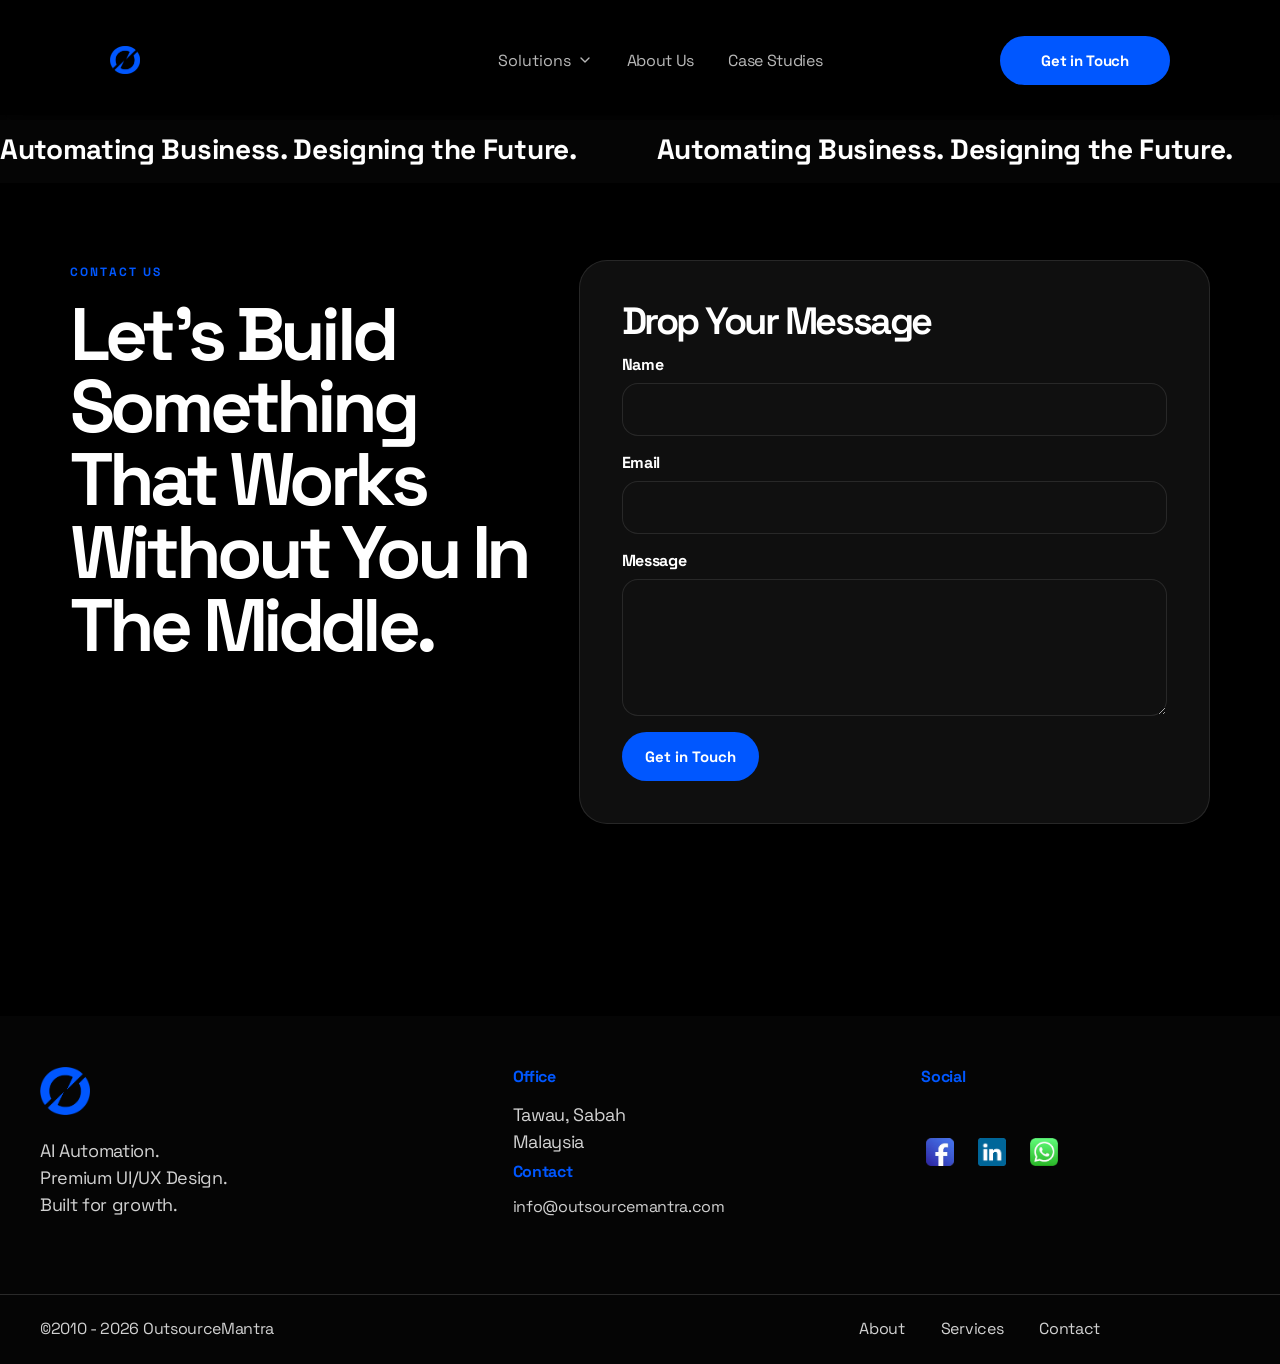
<file: contact.html>
<!doctype html>
<html lang="en">

<head>
  <meta charset="utf-8" />
  <meta name="viewport" content="width=device-width, initial-scale=1" />
  <title>Contact | Outsource Mantra</title>
  <meta name="description" content="Contact Outsource Mantra for AI automation and premium UI/UX design projects." />
  <link rel="preconnect" href="https://fonts.googleapis.com" />
  <link rel="preconnect" href="https://fonts.gstatic.com" crossorigin />
  <link href="https://fonts.googleapis.com/css2?family=Inter:wght@300;400;500;600;700;800&display=swap"

    rel="stylesheet" />
    <link
  href="https://fonts.googleapis.com/css2?family=Space+Grotesk:wght@300;400;500;600;700&display=swap"
  rel="stylesheet">
  <link rel="stylesheet" href="assets/style1-blue1.css" />
</head>

<body>
  <div class="gradient-blur" aria-hidden="true">
    <div></div>
    <div></div>
    <div></div>
    <div></div>
    <div></div>
    <div></div>
  </div>
  <header class="site-header" data-header>
    <a class="brand" href="index.html" aria-label="Outsource Mantra home"><img class="logo" src="assets/logo-blue.png"
        alt="Outsource Mantra logo"></a>
    <button class="nav-toggle" type="button" aria-expanded="false"
      aria-controls="site-nav"><span></span><span></span><span></span></button>
    <nav class="site-nav" id="site-nav" aria-label="Primary navigation">
      <div class="nav-group">
        <button class="nav-drop" type="button" aria-expanded="false">Solutions <svg class="nav-chevron" width="16"
            height="16" viewBox="0 0 24 24" fill="none">
            <path d="M6 9L12 15L18 9" stroke="currentColor" stroke-width="2" stroke-linecap="round"
              stroke-linejoin="round" />
          </svg></button>
        <div class="dropdown">
          <a href="services.html#ai">AI Automation</a>
          <a href="services.html#ux">Premium UI/UX Design</a>
          <a href="services.html#build">Build & Integrate</a>
        </div>
      </div>
      <a href="about.html">About Us</a>
      <a href="work.html">Case Studies</a>
    </nav>
    <a class="btn btn-primary nav-cta" href="contact.html">Get in Touch</a>
  </header>

  <main>
    
    <section class="contact-section">
      <div class="ticker">
        <div>  <span>Automating Business. Designing the Future.</span>
    <span>Automating Business. Designing the Future.</span>
    <span>Automating Business. Designing the Future.</span>
    <span>Automating Business. Designing the Future.</span>

    <!-- duplicate -->
    <span>Automating Business. Designing the Future.</span>
    <span>Automating Business. Designing the Future.</span>
    <span>Automating Business. Designing the Future.</span>
    <span>Automating Business. Designing the Future.</span></div>
      </div>
      <div class="section-shell contact-grid animate-on-scroll">
        <div>
          <p class=" eyebrow dark">Contact Us</p>
          <h2>Let's Build Something That Works Without You In The Middle.</h2>
          <!-- <p>Office: 2 Blok I Jln Sabindo 3 Bandar Sabindo 91000 Tawau, Tawau Sabah 91000, Malaysia</p>
          <p>Email: <a href="mailto:info@outsourcemantra.com">info@outsourcemantra.com</a></p> -->
        </div>
        <form class="contact-form" action="mailto:info@outsourcemantra.com" method="post" enctype="text/plain">
          <h3>Drop Your Message</h3><label>Name <input name="name" autocomplete="name" required /></label><label>Email
            <input type="email" name="email" autocomplete="email" required /></label><label>Message <textarea
              name="message" rows="5" required></textarea></label><button class="btn btn-primary" type="submit">Get in Touch</button>
        </form>
      </div>
    </section>
  </main>
 <!-- <div class="logo-marquee" style="background-color: #0057FF; color:#ffffff;">
  <div class="logo-track">
    <div class="logo-group">
      <span>Automating Business. Designing the Future.</span><span>Automating Business. Designing the
            Future.</span><span>Automating Business. Designing the Future.</span></div>
    

    <div class="logo-group" aria-hidden="true">
      <span>Automating Business. Designing the Future.</span><span>Automating Business. Designing the
            Future.</span><span>Automating Business. Designing the Future.</span>
    </div>

    <div class="logo-group" aria-hidden="true">
     <span>Automating Business. Designing the Future.</span><span>Automating Business. Designing the
            Future.</span><span>Automating Business. Designing the Future.</span>
    </div>
  </div>
</div> -->
 <footer class="footer">
  <div class="footer-top">

    <div class="footer-brand">
      <img src="assets/logo-blue.png" alt="Outsource Mantra">
<br>
      <p>
        AI Automation.<br>
        Premium UI/UX Design.<br>
        Built for growth.
      </p>
    </div>

    <div class="footer-info">
      <h4>Office</h4>
      <p>
        Tawau, Sabah<br>
        Malaysia
      </p>
      <h4>Contact</h4>
      <a href="mailto:info@outsourcemantra.com">
        info@outsourcemantra.com
      </a>
    </div>

    <div class="footer-info social">
  <h4>Social</h4>

  <div class="footer-socials">

    <a href="https://www.facebook.com/outsourcemantra"
       target="_blank">
      <img src="assets/fb.png" alt="Facebook">
    </a>

    <a href="https://www.linkedin.com/company/outsourcemantra"
       target="_blank">
      <img src="assets/ln.png" alt="LinkedIn">
    </a>

    <a href="https://wa.me/1234567890"
       target="_blank">
      <img src="assets/wtsp.png" alt="WhatsApp">
    </a>

  </div>
</div>

  </div>

  <div class="footer-bottom">
    <span>©2010 - 2026 OutsourceMantra</span>

    <div class="footer-links">
      <a href="about.html">About</a>
      <a href="services.html">Services</a>
      <a href="contact.html">Contact</a>
    </div>
  </div>
</footer>
  <script src="assets/app.js" defer></script>
</body>

</html>
</file>
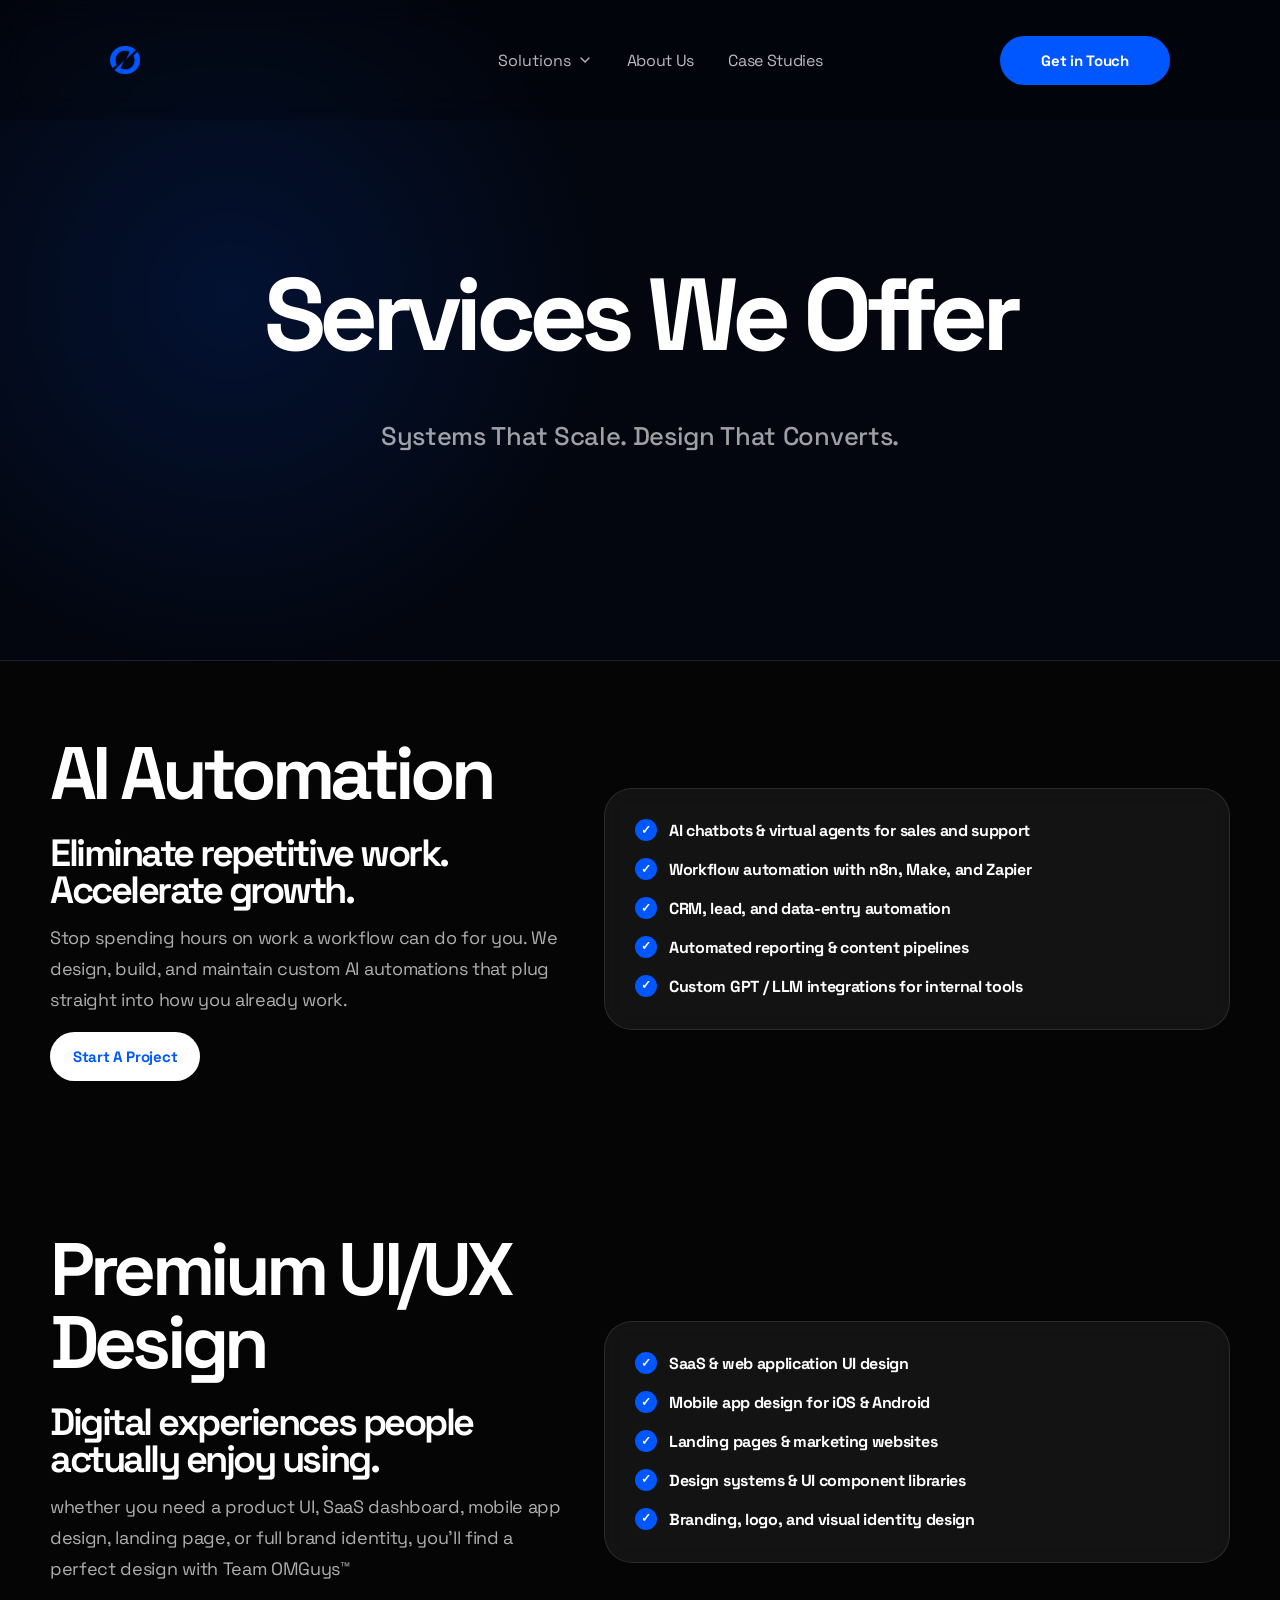
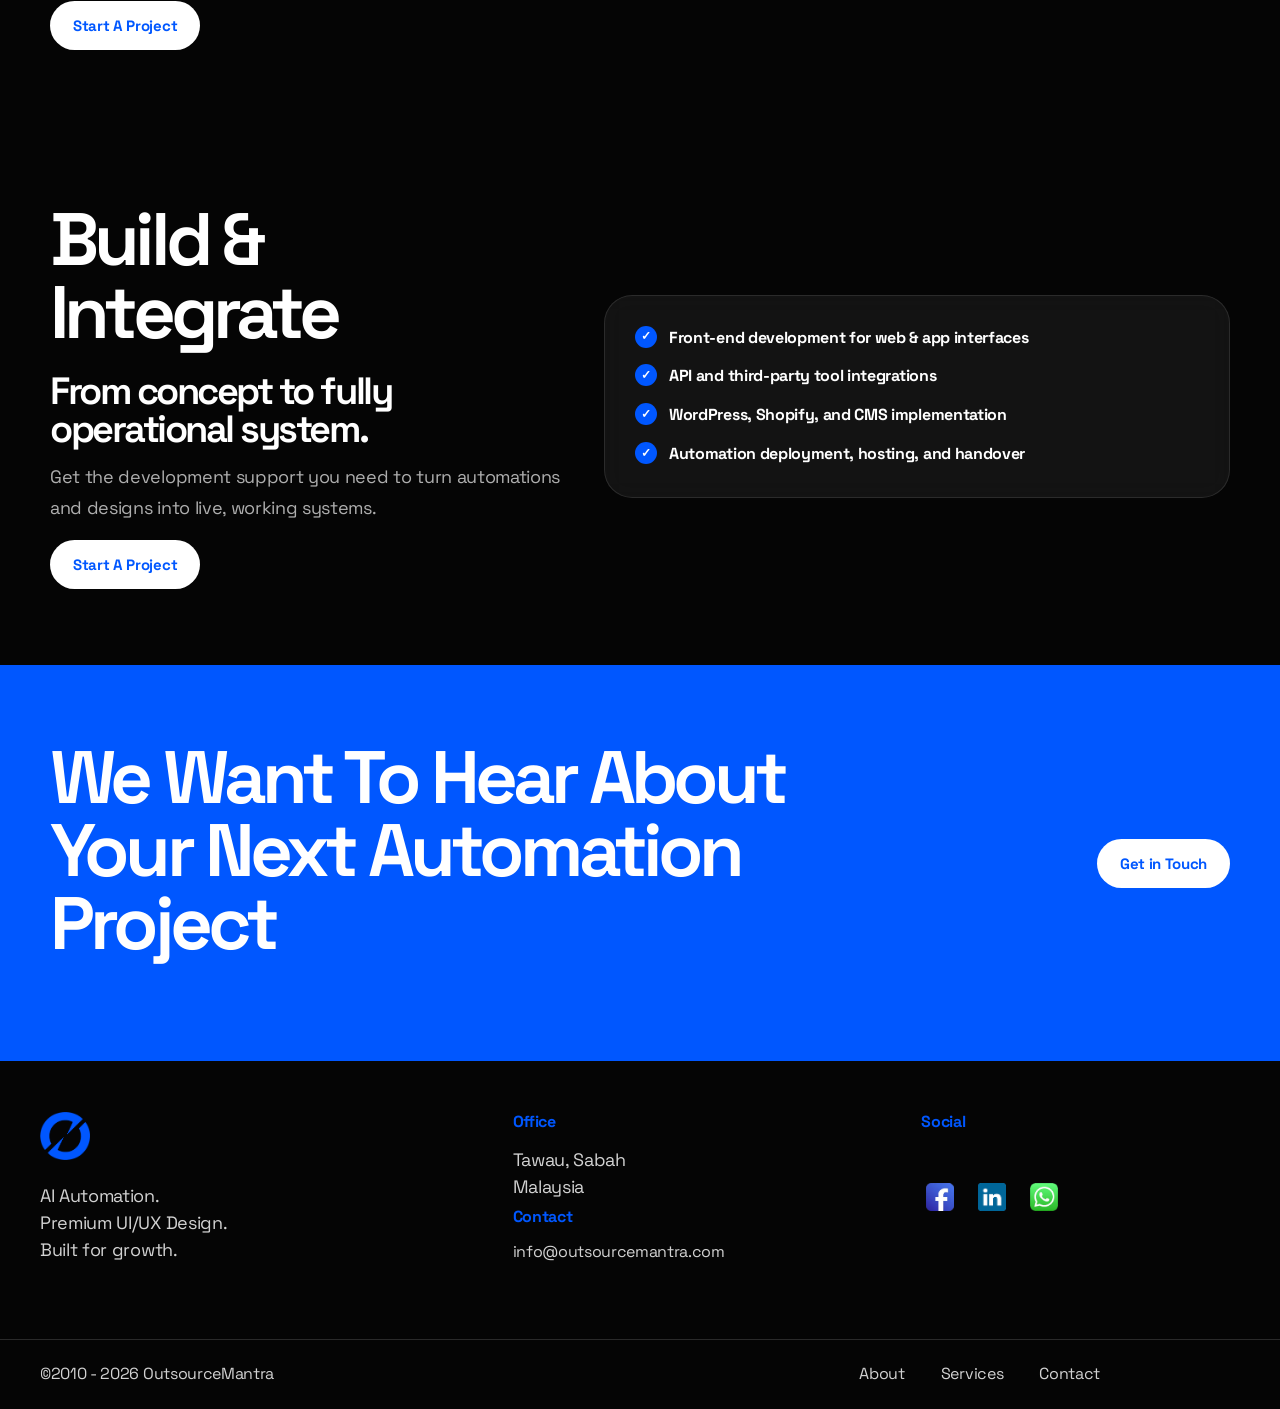
<file: services.html>
<!doctype html>
<html lang="en">

<head>
  <meta charset="utf-8" />
  <meta name="viewport" content="width=device-width, initial-scale=1" />
  <title>Services | Outsource Mantra</title>
  <meta name="description"
    content="AI automation, premium UI/UX design, and build integration services from Outsource Mantra." />
  <link rel="preconnect" href="https://fonts.googleapis.com" />
  <link rel="preconnect" href="https://fonts.gstatic.com" crossorigin />
  <link href="https://fonts.googleapis.com/css2?family=Inter:wght@300;400;500;600;700;800&display=swap"
    rel="stylesheet" />
    <link
  href="https://fonts.googleapis.com/css2?family=Space+Grotesk:wght@300;400;500;600;700&display=swap"
  rel="stylesheet">
  <link rel="stylesheet" href="assets/style1-blue1.css" />
</head>

<body>
  <div class="gradient-blur" aria-hidden="true">
    <div></div>
    <div></div>
    <div></div>
    <div></div>
    <div></div>
    <div></div>
  </div>
  <header class="site-header" data-header>
    <a class="brand" href="index.html" aria-label="Outsource Mantra home"><img class="logo" src="assets/logo-blue.png"
        alt="Outsource Mantra logo"></a>
    <button class="nav-toggle" type="button" aria-expanded="false"
      aria-controls="site-nav"><span></span><span></span><span></span></button>
    <nav class="site-nav" id="site-nav" aria-label="Primary navigation">
      <div class="nav-group">
        <button class="nav-drop" type="button" aria-expanded="false">Solutions <svg class="nav-chevron" width="16"
            height="16" viewBox="0 0 24 24" fill="none">
            <path d="M6 9L12 15L18 9" stroke="currentColor" stroke-width="2" stroke-linecap="round"
              stroke-linejoin="round" />
          </svg></button>
        <div class="dropdown">
          <a href="services.html#ai">AI Automation</a>
          <a href="services.html#ux">Premium UI/UX Design</a>
          <a href="services.html#build">Build & Integrate</a>
        </div>
      </div>
      <a href="about.html">About Us</a>
      <a href="work.html">Case Studies</a>
    </nav>
    <a class="btn btn-primary nav-cta" href="contact.html">Get in Touch</a>
  </header>

  <main>
    <section class="impact-banner">
  <div class="section-shell">
    <h1>Services We Offer</h1>
    <p>Systems That Scale. Design That Converts.</p>
  </div>
</section>
    <section class="service-detail section-dark" id="ai">
      <div class="section-shell detail-grid animate-on-scroll">
        <div>
          <!-- <p class="eyebrow">01</p> -->
          <h2>AI Automation</h2>
          <h3>Eliminate repetitive work. Accelerate growth.</h3>
          <p>Stop spending hours on work a workflow can do for you. We design, build, and maintain custom AI automations
            that plug straight into how you already work.</p><a class="btn btn-primary sect" href="contact.html">Start A
            Project</a>
        </div>
        <ul>
          <li>AI chatbots & virtual agents for sales and support</li>
          <li>Workflow automation with n8n, Make, and Zapier</li>
          <li>CRM, lead, and data-entry automation</li>
          <li>Automated reporting & content pipelines</li>
          <li>Custom GPT / LLM integrations for internal tools</li>
        </ul>
      </div>
    </section>
    <section class="service-detail section-dark alt" id="ux">
      <div class="section-shell detail-grid animate-on-scroll">
        <div>
          <!-- <p class="eyebrow">02</p> -->
          <h2>Premium UI/UX Design</h2>
          <h3>Digital experiences people actually enjoy using.</h3>
          <p>whether you need a product UI, SaaS dashboard, mobile app design, landing page, or full brand identity, 
            you'll find a perfect design with Team OMGuys™</p><a class="btn btn-primary sect"
            href="contact.html">Start A Project</a>
        </div>
        <ul>
          <li>SaaS & web application UI design</li>
          <li>Mobile app design for iOS & Android</li>
          <li>Landing pages & marketing websites</li>
          <li>Design systems & UI component libraries</li>
          <li>Branding, logo, and visual identity design</li>
        </ul>
      </div>
    </section>
    <section class="service-detail section-dark" id="build">
      <div class="section-shell detail-grid animate-on-scroll">
        <div>
          <!-- <p class="eyebrow">03</p> -->
          <h2>Build & Integrate</h2>
          <h3>From concept to fully operational system.</h3>
          <p>Get the development support you need to turn automations and designs into live, working systems.</p><a
            class="btn btn-primary sect" href="contact.html">Start A Project</a>
        </div>
        <ul>
          <li>Front-end development for web & app interfaces</li>
          <li>API and third-party tool integrations</li>
          <li>WordPress, Shopify, and CMS implementation</li>
          <li>Automation deployment, hosting, and handover</li>
          
        </ul>
      </div>
    </section>
    <section class="cta-band">
      <div class="section-shell cta-grid animate-on-scroll">
        <h2>We Want To Hear About Your Next Automation Project</h2><a class="btn btn-shiny dark"
          href="contact.html"><span>Get in Touch</span></a>
      </div>
    </section>
  </main>
<footer class="footer">
  <div class="footer-top">

    <div class="footer-brand">
      <img src="assets/logo-blue.png" alt="Outsource Mantra">
<br>
      <p>
        AI Automation.<br>
        Premium UI/UX Design.<br>
        Built for growth.
      </p>
    </div>

    <div class="footer-info">
      <h4>Office</h4>
      <p>
        Tawau, Sabah<br>
        Malaysia
      </p>
      <h4>Contact</h4>
      <a href="mailto:info@outsourcemantra.com">
        info@outsourcemantra.com
      </a>
    </div>

    <div class="footer-info social">
  <h4>Social</h4>

  <div class="footer-socials">

    <a href="https://www.facebook.com/outsourcemantra"
       target="_blank">
      <img src="assets/fb.png" alt="Facebook">
    </a>

    <a href="https://www.linkedin.com/company/outsourcemantra"
       target="_blank">
      <img src="assets/ln.png" alt="LinkedIn">
    </a>

    <a href="https://wa.me/1234567890"
       target="_blank">
      <img src="assets/wtsp.png" alt="WhatsApp">
    </a>

  </div>
</div>

  </div>

  <div class="footer-bottom">
    <span>©2010 - 2026 OutsourceMantra</span>

    <div class="footer-links">
      <a href="about.html">About</a>
      <a href="services.html">Services</a>
      <a href="contact.html">Contact</a>
    </div>
  </div>
</footer>
  <script src="assets/app.js" defer></script>
</body>

</html>
</file>
<file: assets/style1-blue1.css>
/* =========================================================
   Outsource Mantra — Clean Nova-style Theme
   Variant: Blue
   Use this file for all pages that currently load assets/style1.css
   ========================================================= */

:root {
  --primary: #0057FF;
  --primary-hover: #0047D6;
  --accent: #0057FF;
  --orange: #0057FF;
  --primary-rgb: 0, 87, 255;
  --bg: #050505;
  --bg-2: #000000;
  --surface: #0b0b0b;
  --surface-2: #111111;
  --surface-3: #161616;
  --text: #ffffff;
  --muted: rgba(255, 255, 255, .68);
  --muted-2: rgba(255, 255, 255, .48);
  --dark: #ffffff;
  --white: #ffffff;
  --soft: #101010;
  --light: rgba(255, 255, 255, .08);
  --line: rgba(255, 255, 255, .10);
  --line-strong: rgba(255, 255, 255, .16);
  --shadow: none;
  --max: 1180px;
  --radius: 28px;
  --radius-sm: 18px;
  --header-h: 120px;
}

* {
  box-sizing: border-box
}

html {
  scroll-behavior: smooth;
  overflow-x: hidden;
  background: var(--bg-2)
}

body {
  margin: 0;
  overflow-x: hidden;
  background: var(--bg-2);
  color: var(--text);
  font-family: Inter, Geist, ui-sans-serif, system-ui, -apple-system, BlinkMacSystemFont, "Segoe UI", sans-serif;
  letter-spacing: -.02em
}

body.nav-open {
  overflow: hidden
}

a {
  color: inherit;
  text-decoration: none
}

button,
input,
textarea {
  font: inherit
}

button {
  cursor: pointer
}

img,
video {
  max-width: 100%;
  display: block
}

p {
  margin: 0 0 1rem;
  color: var(--muted);
  font-size: clamp(16px, 1.45vw, 18px);
  line-height: 1.72
}

h1,
h2,
h3,
h4,
p {
  margin-top: 0
}

h1,
h2,
h3 {
  color: var(--text);
  line-height: .98;
  letter-spacing: -.065em
}

h1 {
  font-size: clamp(48px, 8vw, 116px);
  margin: 0 0 22px;
  font-weight: 700
}

h2 {
  font-size: clamp(36px, 5.8vw, 76px);
  margin: 0 0 24px;
  font-weight: 650
}

h3 {
  font-size: clamp(23px, 3vw, 38px);
  font-weight: 650;
  margin: 0 0 14px
}

.section-shell {
  width: min(var(--max), calc(100% - 40px));
  margin-inline: auto;
  padding: clamp(72px, 6vw, 124px) 0
}

.section-dark {
  background: transparent
}

.eyebrow,
.eyebrow.dark,
.about-kicker,
.about-nova-kicker,
.case-kicker {
  display: inline-flex;
  align-items: center;
  gap: 8px;
  margin: 0 0 16px;
  color: var(--primary);
  text-transform: uppercase;
  font-size: 12px;
  font-weight: 850;
  letter-spacing: .18em
}

.eyebrow:before {
  display: none
}

.gradient-blur {
  display: none !important
}

/* NAVBAR */
.site-header {
  font-family: "Space Grotesk", Inter, system-ui, sans-serif !important;
  position: fixed !important;
  top: 0 !important;
  left: 0 !important;
  right: 0 !important;
  transform: none !important;
  z-index: 999 !important;
  width: 100% !important;
  max-width: 100% !important;
  height: var(--header-h) !important;
  min-height: var(--header-h) !important;
  display: grid !important;
  grid-template-columns: 210px 1fr 170px !important;
  align-items: center !important;
  gap: 24px !important;
  padding: 0 max(24px, calc((100vw - 1060px)/2)) !important;
  background: rgba(0, 0, 0, .18) !important;
  border: none !important;
  border-radius: 0 !important;
  box-shadow: none !important;
  backdrop-filter: blur(14px) !important;
  -webkit-backdrop-filter: blur(14px) !important;
  transition: background .25s ease, height .25s ease
}

.site-header.is-scrolled {
  height: var(--header-h) !important;
  min-height: var(--header-h) !important;
  background: rgba(0, 0, 0, .58) !important
}

.brand {
  justify-self: start !important;
  display: inline-flex !important;
  align-items: center !important;
  gap: 10px !important;
  min-width: 0 !important
}

.logo {
  width: 30px !important;
  height: 30px !important;
  object-fit: contain !important;
  filter: none !important;
  flex: 0 0 50px !important
}

.brand-text {
  color: #fff !important;
  font-size: 14px !important;
  font-weight: 800 !important;
  line-height: .9 !important;
  letter-spacing: -.04em !important
}

.site-nav {
  justify-self: center !important;
  display: flex !important;
  align-items: center !important;
  justify-content: center !important;
  gap: 34px !important;
  color: rgba(255, 255, 255, .72) !important;
  font-size: 16px !important;
  font-weight: 400 !important
}

.site-nav>a,
.nav-drop {
  border: 0 !important;
  color: inherit !important;
  background: transparent !important;
  padding: 0 !important;
  border-radius: 999px !important;
  display: inline-flex !important;
  align-items: center !important;
  gap: 6px !important;
  transition: .22s ease !important
}

.site-nav>a:hover,
.nav-drop:hover,
.nav-group.open .nav-drop {
  color: #fff !important;
  background: transparent !important
}

.nav-group {
  position: relative !important
}

.dropdown {
  position: absolute !important;
  top: calc(100% + 18px) !important;
  left: 50% !important;
  transform: translateX(-50%) translateY(10px) !important;
   width: 180px !important;      
  min-width: 180px !important;  
  padding: 10px !important;
  border-radius: 18px !important;
  background: rgba(8, 8, 8, .96) !important;
  border: 1px solid var(--line) !important;
  box-shadow: 0 22px 55px rgba(0, 0, 0, .35) !important;
  opacity: 0 !important;
  visibility: hidden !important;
  pointer-events: none !important;
  display: block !important;
  z-index: 9999 !important;
  transition: .2s ease !important
}

.nav-group:hover .dropdown,
.nav-group.open .dropdown {
  opacity: 1 !important;
  visibility: visible !important;
  pointer-events: auto !important;
  transform: translateX(-50%) translateY(0) !important
}

.dropdown a {
  display: block !important;
  width: 100% !important;
  padding: 12px 14px !important;
  border-radius: 12px !important;
  color: rgba(255, 255, 255, .78) !important;
  background: transparent !important;
  font-size: 14px !important;
  font-weight: 600 !important;
  line-height: 1.2 !important;
  white-space: nowrap !important;
  text-align: center !important;
}

.dropdown a:hover {
  color: #fff !important;
  background: rgba(255, 255, 255, .08) !important
}

.nav-toggle {
  display: none;
  width: 46px;
  height: 46px;
  border: 1px solid var(--line);
  border-radius: 14px;
  background: rgba(255, 255, 255, .08);
  align-items: center;
  justify-content: center;
  flex-direction: column;
  gap: 5px
}

.nav-toggle span {
  width: 20px;
  height: 2px;
  background: #fff;
  border-radius: 99px;
  transition: .2s
}

/* BUTTONS */
.btn {
  display: inline-flex;
  align-items: center;
  justify-content: center;
  gap: 10px;
  min-height: 48px;
  padding: 14px 22px;
  border-radius: 999px;
  font-weight: 800;
  font-size: 15px;
  border: 1px solid transparent;
  transition: .25s ease;
  white-space: nowrap
}

.btn-primary,
.btn-shiny,
.nav-cta {
  background: var(--primary) !important;
  color: #fff !important;
  box-shadow: none !important
}

.btn:hover {
  transform: translateY(-2px);
  box-shadow: none !important
}

.btn-primary:hover,
.btn-shiny:hover,
.nav-cta:hover {
  background: var(--primary-hover) !important;
  color: #fff !important
}
.section-shell .btn-primary{
  background:  #fff !important;
  color: var(--primary) !important;
  box-shadow: none !important
}

.btn.dark,
.btn-shiny.dark {
  background: #fff !important;
  color: var(--primary) !important;
  box-shadow: none !important
}

.text-link {
  color: var(--primary);
  font-weight: 800
}

/* HERO */
.cinematic {
  position: relative;
  isolation: isolate;
  overflow: hidden
}

.media-bg {
  position: absolute;
  inset: 0;
  z-index: -2;
  background: none !important
}

.hero-video,
.card-video,
.leverage-video {
  position: absolute;
  inset: 0;
  width: 100%;
  height: 100%;
  object-fit: cover
}

.hero-overlay,
.leverage-overlay {
  position: absolute;
  inset: 0;
  z-index: -1
}

.hero {
  min-height: 100svh !important;
  display: flex;
  align-items: flex-end !important;
  padding: 260px 0 80px !important;
  background: #000
}

.hero-video {
  opacity: .95 !important;
  filter: none !important
}

.hero-overlay {
  background: linear-gradient(90deg, rgba(0, 0, 0, .72), rgba(0, 0, 0, .50), rgba(0, 0, 0, .30)) !important;
  backdrop-filter: none !important
}

.hero-inner {
  width: min(var(--max), calc(100% - 40px));
  margin: 0 auto !important;
  position: relative;
  z-index: 5
}

.hero-inner h1,
.hero-inner h2 {
  color: #fff !important;
  font-family: "Space Grotesk", Inter, system-ui, sans-serif !important;
  font-size: clamp(56px, 7.2vw, 96px) !important;
  font-weight: 500 !important;
  letter-spacing: -.055em !important;
  line-height: .98 !important;
  margin: 0 !important;
  max-width: 980px !important
}

.hero-inner h2 {
  margin-bottom: 22px !important
}

.hero-inner p {
  color: rgba(255, 255, 255, .78) !important;
  max-width: 650px !important;
  font-size: clamp(17px, 1.35vw, 20px) !important;
  line-height: 1.55 !important;
  font-weight: 500 !important
}

.hero-inner .btn {
  margin-top: 8px !important
}

.page-hero {
  min-height: 460px;
  display: flex;
  align-items: end;
  padding-top: 120px;
  background: #050505
}

.page-hero .section-shell {
  padding-bottom: 70px
}

.page-hero h1 {
  max-width: 900px;
  color: #fff
}

/* SHARED */
.break-section,
.approach,
.contact-section {
  width: min(var(--max), calc(100% - 40px));
  margin: 0 auto;
  padding: clamp(72px, 9vw, 120px) 0
}

.break-section {
  text-align: center;
  background: var(--bg)
}

.break-section>h2 {
  max-width: 850px;
  margin-inline: auto;
  color: #fff
}

.break-section h2 span,
.work-preview h2 span,
.testimonial-head h2 span {
  color: var(--primary)
}

.break-section>p {
  max-width: 720px;
  margin-inline: auto;
  color: var(--muted)
}

.signal-icon {
  width: 82px;
  height: 82px;
  margin: 34px auto;
  border-radius: 26px;
  background: var(--primary);
  box-shadow: none;
  position: relative
}

.signal-icon:before,
.signal-icon:after {
  content: "";
  position: absolute;
  inset: 18px;
  border: 2px solid rgba(255, 255, 255, .9);
  border-radius: 20px
}

.signal-icon:after {
  inset: 31px;
  background: #fff;
  border-radius: 999px
}

.install-block,
.offer-card,
.metric-grid article,
.case-strip article,
/* .work-grid article, */
.proof-card,
.contact-form,
.testimonial-card,
.testimonial-grid blockquote,
details,
.detail-grid ul,
.process-showcase {
  background: rgba(255, 255, 255, .06) !important;
  border: 1px solid var(--line) !important;
  border-radius: var(--radius);
  box-shadow: none !important;
  backdrop-filter: blur(12px);
  -webkit-backdrop-filter: blur(12px)
}

.install-block {
  margin-top: 34px;
  padding: clamp(28px, 5vw, 58px);
  text-align: left
}

.install-block h3 {
  text-align: center;
  max-width: 790px;
  margin-inline: auto;
  color: #fff
}

.install-block center {
  display: block
}

.install-grid,
.operate-grid {
  display: grid;
  grid-template-columns: repeat(3, 1fr);
  gap: 18px;
  margin-top: 28px
}

.install-grid article,
.operate-grid article {
  padding: 26px;
  border-radius: 22px;
  background: rgba(255, 255, 255, .055) !important;
  border: 1px solid var(--line) !important
}

.install-grid article p,
.operate-grid article p {
  color: var(--muted) !important
}

.feature-icon,
i.fa,
.fa,
.fa-solid {
  font-size: 30px;
  color: var(--primary) !important;
  margin-bottom: 18px
}

.split {
  display: grid;
  grid-template-columns: minmax(0, 1fr) minmax(0, 1fr);
  gap: clamp(28px, 6vw, 80px);
  align-items: start
}

/* PROCESS */
.approach {
  width: 100% !important;
  background: var(--bg) !important;
  padding: 10px 0 !important
}

.approach-head {
  text-align: center !important;
  max-width: 760px !important;
  margin: 0 auto 60px !important
}

.approach-head h2 {
  color: #fff !important;
  font-size: 64px !important;
  line-height: 1 !important
}

.approach-head p {
  color: var(--muted) !important
}

.process-orbit {
  max-width: 1120px !important;
  margin: 0 auto !important;
  padding: 0 !important;
  background: transparent !important;
  border: none !important;
  box-shadow: none !important;
  overflow: visible !important
}

.orbit-ring,
.active-orbit-node,
.process-content {
  display: none !important
}

.process-tabs {
  position: static !important;
  display: grid !important;
  grid-template-columns: repeat(4, 1fr) !important;
  gap: 14px !important;
  margin-bottom: 36px !important
}

.process-tabs button {
  position: relative !important;
  min-height: 120px !important;
  padding: 22px !important;
  border-radius: 22px !important;
  background: #101010 !important;
  border: 1px solid var(--line) !important;
  color: #fff !important;
  box-shadow: none !important;
  display: flex !important;
  flex-direction: column !important;
  justify-content: space-between !important;
  text-align: left !important;
  font-size: 18px !important;
  font-weight: 800 !important
}

.process-tabs button b {
  display: block;
  color: var(--primary) !important;
  font-size: 14px;
  margin-bottom: 10px;
  background: transparent !important
}

.process-tabs button:after {
  display: none !important
}

.process-tabs button.active {
  background: var(--primary) !important;
  border-color: var(--primary) !important;
  color: #fff !important
}

.process-tabs button.active b {
  color: #fff !important
}

.process-showcase {
  max-width: 760px !important;
  width: 100% !important;
  margin: 0 auto !important;
  padding: 36px 40px !important;
  border-radius: 26px !important;
  background: #111 !important
}

.process-showcase span {
  color: var(--primary) !important;
  font-size: 12px;
  font-weight: 800;
  letter-spacing: .16em;
  text-transform: uppercase
}

.process-showcase h3 {
  font-size: 42px !important;
  color: #fff !important;
  margin: 12px 0
}

.process-showcase p {
  color: var(--muted) !important;
  max-width: 620px !important
}

/* HOME SECTIONS */
.start-here,
.results,
.manifesto,
.work-preview,
.why,
.faq,
.service-detail,
.cta-band,
.testimonial-section,
.leverage-section,
.install-system {
  position: relative;
  background: var(--bg) !important
}

.start-here h2,
.results h2,
.manifesto h2,
.work-preview h2,
.why h2,
.faq h2 {
  color: #fff !important
}

.start-here p,
.results p,
.manifesto p,
.work-preview p,
.why p{
  color: var(--muted) !important
}
.faq p {
  color: #ffff !important
}
.offer-grid,
.metric-grid,
.case-strip,
.work-grid.full,
.testimonial-grid {
  display: grid;
  grid-template-columns: repeat(3, 1fr);
  gap: 20px
}

.offer-grid {
  grid-template-columns: 1.2fr .8fr
}

.offer-card {
  min-height: 420px;
  position: relative;
  overflow: hidden
}

.media-card .card-video {
  z-index: 0
}

.media-card:after {
  content: "";
  position: absolute;
  inset: 0;
  background: linear-gradient(90deg, rgba(0, 0, 0, .78), rgba(0, 0, 0, .38));
  z-index: 1
}

.offer-card-content {
  position: relative;
  z-index: 2;
  padding: 34px;
  color: #fff;
  height: 100%;
  display: flex;
  flex-direction: column;
  align-items: flex-start;
  justify-content: flex-end
}

.offer-card-content h3,
.offer-card-content p {
  color: #fff !important
}

.texture-card {
  background: var(--primary) !important
}

.offer-pill {
  display: inline-flex;
  padding: 8px 12px;
  border-radius: 999px;
  background: rgba(255, 255, 255, .16);
  color: #fff;
  font-weight: 800;
  font-size: 12px;
  text-transform: uppercase;
  letter-spacing: .1em;
  margin-bottom: 16px
}

.results {
  min-height: 720px !important;
  overflow: hidden !important;
  background: #000 !important;
  display: flex;
  align-items: center
}

.results .media-bg {
  position: absolute !important;
  inset: 0 !important;
  opacity: 1 !important;
  z-index: 0 !important;
  background: none !important
}

.results .media-bg video,
.results .media-bg .card-video {
  opacity: .9 !important;
  filter: brightness(.65) contrast(1.05) !important;
  width: 100% !important;
  height: 100% !important;
  object-fit: cover !important
}

.results::before {
  content: "";
  position: absolute;
  inset: 0;
  z-index: 1;
  background: linear-gradient(90deg, rgba(0, 0, 0, .78), rgba(0, 0, 0, .56), rgba(0, 0, 0, .38)), linear-gradient(180deg, rgba(0, 0, 0, .18), rgba(0, 0, 0, .72));
  pointer-events: none
}

.results .section-shell {
  position: relative !important;
  z-index: 2 !important
}

.metric-grid article {
  min-height: 270px;
  padding: 30px;
  background: rgba(255, 255, 255, .055) !important;
  border: 1px solid rgba(255, 255, 255, .12) !important;
  backdrop-filter: blur(16px) !important;
  -webkit-backdrop-filter: blur(16px) !important
}

.metric-grid article.accent {
  background: rgba(var(--primary-rgb), .55) !important;
  border: 1px solid var(--primary) !important
}

.metric-grid strong {
  display: block;
  color: var(--primary) !important;
  font-size: clamp(44px, 7vw, 72px);
  line-height: 1;
  font-weight: 850
}

.metric-grid b {
  display: block;
  color: #fff !important;
  font-size: 18px;
  margin: 8px 0
}

.metric-grid span {
  color: var(--muted) !important
}

.metric-grid article.accent strong,
.metric-grid article.accent b,
.metric-grid article.accent span {
  color: #fff !important
}

.logo-marquee {
  overflow: hidden;
  border-block: 1px solid var(--line);
  background: #050505;
  color: #fff
}

.logo-marquee div {
  display: flex;
  gap: 38px;
  white-space: nowrap;
  animation: marquee 50s linear infinite;
  padding: 20px 0
}

.logo-marquee span {
  font-size: 28px;
  font-weight: 850;
  opacity: .76
}

.case-strip article,
.work-grid article {
  padding: 18px
}

.case-thumb,
.mock-video {
  height: 180px;
  border-radius: 22px;
  background: rgba(255, 255, 255, .06) !important;
  border: 1px solid var(--line) !important;
  margin-bottom: 18px;
  position: relative;
  overflow: hidden
}

.case-thumb:after,
.mock-video:after {
  content: "";
  position: absolute;
  inset: 18px;
  border-radius: 18px;
  border: 1px solid rgba(var(--primary-rgb), .25);
  background: rgba(var(--primary-rgb), .10) !important
}

.case-strip article span,
.work-grid article span {
  color: var(--primary);
  font-weight: 850;
  text-transform: uppercase;
  font-size: 12px;
  letter-spacing: .12em
}

.case-strip h3,
.case-strip p,
.work-grid h3,
.work-grid p {
  color: #fff !important
}

.case-strip p,
.work-grid p {
  color: var(--muted) !important
}

.why-grid {
  display: grid;
  grid-template-columns: 1fr 420px;
  gap: 42px;
  align-items: center
}

.proof-card {
  min-height: 360px;
  padding: 30px;
  position: relative;
  overflow: hidden;
  display: flex;
  flex-direction: column;
  justify-content: end
}

.proof-card .media-bg {
  opacity: .25
}

.proof-card strong {
  font-size: clamp(42px, 5vw, 64px);
  color: var(--primary);
  line-height: 1
}

.proof-card span {
  color: #fff !important;
  font-weight: 750
}

.leverage-section {
  min-height: 720px;
  display: flex;
  align-items: center;
  overflow: hidden;
  background: #000 !important
}

.leverage-video {
  z-index: -2;
  opacity: .70 !important;
  filter: none !important
}

.leverage-overlay {
  z-index: -1;
  background: linear-gradient(90deg, rgba(0, 0, 0, .80), rgba(0, 0, 0, .58), rgba(0, 0, 0, .38)) !important
}

.leverage-content {
  margin-left: max(20px, calc((100vw - var(--max))/2));
  max-width: 750px;
  color: #fff
}

.leverage-content h2,
.leverage-content p {
  color: #fff !important
}

.leverage-content .orange,
.orange {
  color: var(--primary) !important;
  font-weight: 700
}

.trusted-row {
  display: flex;
  align-items: center;
  gap: 12px;
  flex-wrap: wrap;
  margin-top: 28px;
  color: #fff
}

.logo-slider-row {
  display: flex !important;
  align-items: center !important;
  gap: 14px !important;
  flex-wrap: nowrap !important
}

.logo-slider-row>span {
  white-space: nowrap !important;
  font-weight: 700 !important;
  color: rgba(255, 255, 255, .84) !important
}

.tool-logo-slider {
  overflow: hidden !important;
  max-width: 500px !important;
  border: 1px solid var(--line) !important;
  border-radius: 999px !important;
  background: rgba(255, 255, 255, .08) !important;
  mask-image: linear-gradient(90deg, transparent, #000 10%, #000 90%, transparent) !important;
  -webkit-mask-image: linear-gradient(90deg, transparent, #000 10%, #000 90%, transparent) !important
}

.tool-logo-track {
  display: flex !important;
  align-items: center !important;
  gap: 34px !important;
  width: max-content !important;
  padding: 10px 22px !important;
  animation: toolLogoSlide 50s linear infinite !important
}

.tool-logo {
  display: grid !important;
  place-items: center !important;
  min-width: 98px !important;
  height: 34px !important
}

.tool-logo img {
  max-height: 28px !important;
  max-width: 94px !important;
  width: auto !important;
  object-fit: contain !important;
  filter: none !important;
  opacity: .98 !important
}

.tool-item {
  display: none !important
}

/* TESTIMONIAL / FAQ */
.testimonial-section {
  background: var(--bg) !important
}

.testimonial-head {
  width: 100%;
  display: flex;
  justify-content: center;
  align-items: center;
  text-align: center;
  margin: 0 auto 60px
}

.testimonial-head>div {
  width: 100%;
  max-width: 1200px;
  margin: 0 auto
}

.testimonial-head h2 {
  margin: 0 auto 16px;
  text-align: center;
  max-width: 1000px;
  font-size: 64px;
  line-height: 1.05;
  color: #fff !important
}

.testimonial-head p {
  margin: 0 auto;
  text-align: center;
  max-width: 600px;
  color: var(--muted) !important
}

.testimonial-card {
  padding: clamp(26px, 5vw, 54px);
  display: grid;
  grid-template-columns: 260px 1fr 60px;
  gap: 34px;
  align-items: center;
  position: relative
}

.testimonial-left span,
.testimonial-grid span {
  color: var(--primary);
  font-weight: 850;
  font-size: 12px;
  letter-spacing: .14em;
  text-transform: uppercase
}

.testimonial-left h3,
.testimonial-quote p {
  color: #fff !important
}

.testimonial-left p {
  color: var(--muted) !important
}

.avatar {
  width: 82px;
  height: 82px;
  border-radius: 50%;
  overflow: hidden;
  margin: 60px 0 28px;
  background: rgba(var(--primary-rgb), .15)
}

.avatar img {
  width: 100%;
  height: 100%;
  object-fit: cover;
  border-radius: 50%;
  display: block
}

.testimonial-quote p {
  font-size: clamp(22px, 3vw, 34px);
  line-height: 1.35;
  font-weight: 650
}

.quote-mark {
  position: absolute;
  right: 30px;
  bottom: 0;
  color: rgba(255, 255, 255, .08);
  font-size: 160px;
  line-height: .7
}

.testimonial-grid {
  margin-top: 0
}

.testimonial-grid blockquote {
  margin: 0;
  padding: 26px
}

.testimonial-grid p {
  color: var(--muted) !important
}

.testimonial-grid cite {
  color: #fff;
  font-style: normal;
  font-weight: 800
}

.testimonial-section .section-shell {
  padding-top: 10px !important;
  padding-bottom: 20px !important
}

.faq-list {
  display: grid;
  gap: 14px;
  margin-top: 28px
}

details {
  padding: 22px 24px;
  background: rgba(255, 255, 255, .06) !important;
  border: 1px solid var(--line) !important
}

summary {
  font-weight: 850;
  color: #fff !important;
  font-size: 18px;
  list-style: none;
  display: flex;
  justify-content: space-between;
  gap: 18px
}

summary::-webkit-details-marker {
  display: none
}

summary:after {
  content: "+";
  color: var(--primary) !important;
  font-size: 24px
}

details[open] summary:after {
  content: "–"
}

details p {
  color: var(--muted) !important
}

/* SERVICES / CONTACT / CTA */
.detail-grid {
  display: grid;
  grid-template-columns: .9fr 1.1fr;
  gap: 42px;
  align-items: center
}

.detail-grid ul {
  list-style: none;
  padding: 30px;
  margin: 0;
  display: grid;
  gap: 14px;
  background: rgba(255, 255, 255, .06) !important
}

.detail-grid li {
  position: relative;
  padding-left: 34px;
  color: #fff;
  font-weight: 700;
  line-height: 1.55
}

.detail-grid li:before {
  content: "✓";
  position: absolute;
  left: 0;
  top: 0;
  color: #fff;
  background: var(--primary);
  width: 22px;
  height: 22px;
  border-radius: 50%;
  display: grid;
  place-items: center;
  font-size: 12px
}

.service-detail.alt {
  background: var(--bg) !important
}

.cta-band {
  background: var(--primary) !important;
  color: #fff;
  overflow: hidden
}

.cta-grid {
  display: flex;
  align-items: center;
  justify-content: space-between;
  gap: 28px
}

.cta-grid h2 {
  color: #fff;
  max-width: 820px
}

.contact-grid {
  display: grid;
  grid-template-columns: .85fr 1.15fr;
  gap: 42px;
  align-items: start
}

.contact-form {
  padding: clamp(26px, 4vw, 42px)
}

label {
  display: grid;
  gap: 8px;
  margin-bottom: 16px;
  color: #fff;
  font-weight: 750
}

input,
textarea {
  width: 100%;
  border: 1px solid var(--line);
  border-radius: 16px;
  padding: 15px 16px;
  color: #fff;
  background: #101010;
  outline: none;
  transition: .2s
}

input:focus,
textarea:focus {
  border-color: var(--primary);
  box-shadow: 0 0 0 3px rgba(var(--primary-rgb), .18)
}

.ticker {
  overflow: hidden;
  background: #050505;
  color: #fff;
  
}

.ticker div {
  display: flex;
  gap: 36px;
  white-space: nowrap;
  animation: marquee 50s linear infinite;
  padding: 16px 0

}

.ticker span {
  font-size: 20px;
  font-weight: 850
}

/* FOOTER */
.footer,
.site-footer {
  width: min(var(--max), calc(100% - 40px));
  margin: 36px auto 20px;
  border-radius: 32px;
  background: #050505 !important;
  color: #fff;
  padding: 34px;
  box-shadow: none !important;
  border: 1px solid var(--line) !important
}

.footer-top,
.site-footer {
  display: grid;
  grid-template-columns: 1.2fr .8fr .8fr;
  gap: 28px;
  align-items: start
}

.footer img,
.site-footer img,
.footer-brand img {
  width: 50px !important;
  height: 50px !important;
  object-fit: contain !important;
  filter: none !important
}

.footer p,
.footer a,
.footer span,
.site-footer p,
.site-footer a,
.site-footer small {
  color: rgba(255, 255, 255, .74)
}

.footer h4,
.site-footer h4,
.footer-info h4 {
  color: var(--primary) !important;
  margin: 0 0 10px
}

.footer-bottom {
  border-top: 2px solid rgba(255, 255, 255, .12);

  margin-top: 28px;
  padding-top: 20px;
  display: flex;
  justify-content: space-between;
  gap: 20px;
  flex-wrap: wrap
}

.footer-links {
  display: flex;
  gap: 18px
}

.footer a:hover,
.site-footer a:hover {
  color: var(--primary) !important
}

/* ABOUT PAGES */
.about-page,
.about-nova {
  background: var(--bg);
  color: #fff
}

.about-hero,
.about-nova-hero {
  position: relative;
  min-height: 100vh;
  display: flex;
  align-items: flex-end;
  overflow: hidden;
  padding-bottom: 110px;
  background: #000
}

.about-hero-video,
.about-nova-hero video {
  position: absolute;
  inset: 0;
  width: 100%;
  height: 100%;
  object-fit: cover;
  z-index: 0
}

.about-hero-overlay,
.about-nova-overlay {
  position: absolute;
  inset: 0;
  background: linear-gradient(90deg, rgba(0, 0, 0, .82), rgba(0, 0, 0, .48), rgba(0, 0, 0, .20)), linear-gradient(180deg, rgba(0, 0, 0, .35), rgba(0, 0, 0, .70));
  z-index: 1
}

.about-hero-content,
.about-nova-hero .section-shell {
  position: relative;
  z-index: 2;
  color: #fff
}

.about-kicker,
.about-nova-kicker {
  display: inline-block;
  color: #fff;
  font-size: 12px;
  font-weight: 850;
  letter-spacing: .18em;
  text-transform: uppercase;
  margin-bottom: 18px
}

.about-kicker.blue,
.about-nova-kicker.blue {
  color: var(--primary)
}

.about-hero h1,
.about-nova-hero h1 {
  max-width: 980px;
  color: #fff;
  font-family: "Space Grotesk", Inter, sans-serif;
  font-size: clamp(58px, 7vw, 104px);
  font-weight: 500;
  line-height: .92;
  letter-spacing: -.07em;
  margin: 0 0 28px
}

.about-hero p,
.about-nova-hero p {
  max-width: 720px;
  color: rgba(255, 255, 255, .86);
  font-size: clamp(18px, 1.5vw, 22px);
  line-height: 1.55;
  margin-bottom: 28px
}

.about-intro,
.about-team,
.about-process,
.about-why,
.about-nova-intro,
.about-nova-feature,
.about-nova-process {
  background: var(--bg) !important
}

.about-services,
.about-stats,
.about-nova-stats,
.about-nova-feature.alt {
  background: #070707 !important
}

.about-intro-grid,
.about-nova-split {
  display: grid;
  grid-template-columns: .9fr 1.1fr;
  gap: 80px;
  align-items: start
}

.about-intro h2,
.about-section-head h2,
.about-why h2,
.about-cta h2,
.about-nova h2 {
  color: #fff;
  font-family: "Space Grotesk", Inter, sans-serif;
  font-weight: 500;
  letter-spacing: -.06em
}

.about-intro h2,
.about-nova h2 {
  font-size: clamp(42px, 5vw, 78px);
  line-height: .98
}

.about-intro p,
.about-section-head p,
.about-why p,
.about-nova p {
  color: var(--muted);
  font-size: 19px;
  line-height: 1.7
}

.about-stats-grid,
.about-team-grid,
.about-process-grid,
.about-nova-stats-grid {
  display: grid;
  grid-template-columns: repeat(4, 1fr);
  gap: 18px
}

.about-stats article,
.about-team-grid article,
.about-service-grid article,
.about-process-grid article,
.about-why-cards article,
.about-nova-stats-grid div {
  background: rgba(255, 255, 255, .06) !important;
  border: 1px solid var(--line) !important;
  border-radius: 28px;
  box-shadow: none !important
}

.about-stats article,
.about-nova-stats-grid div {
  min-height: 180px;
  padding: 30px;
  display: flex;
  flex-direction: column;
  justify-content: space-between
}

.about-stats strong,
.about-nova-stats-grid strong {
  color: var(--primary);
  font-size: clamp(48px, 5vw, 76px);
  line-height: 1;
  letter-spacing: -.06em
}

.about-stats span,
.about-nova-stats-grid span {
  color: #fff;
  font-weight: 750;
  font-size: 17px
}

.about-section-head,
.about-nova-head {
  max-width: 850px;
  margin-bottom: 46px
}

.about-section-head.center,
.about-nova-head {
  text-align: center;
  margin-inline: auto
}

.about-team-grid article,
.about-process-grid article {
  min-height: 300px;
  padding: 30px;
  display: flex;
  flex-direction: column;
  justify-content: space-between;
  transition: .25s ease
}

.about-team-grid span,
.about-service-grid span,
.about-process-grid b {
  color: var(--primary);
  font-size: 13px;
  font-weight: 850;
  letter-spacing: .12em;
  text-transform: uppercase
}

.about-team-grid h3,
.about-service-grid h3,
.about-process-grid h3 {
  color: #fff;
  font-family: "Space Grotesk", Inter, sans-serif;
  font-size: 30px;
  line-height: 1;
  letter-spacing: -.05em
}

.about-team-grid p,
.about-service-grid p,
.about-process-grid p {
  color: var(--muted);
  font-size: 16px;
  line-height: 1.65
}

.about-service-grid {
  display: grid;
  grid-template-columns: repeat(3, 1fr);
  gap: 20px
}

.about-service-grid article {
  min-height: 390px;
  padding: 34px;
  display: flex;
  flex-direction: column;
  justify-content: space-between
}

.about-video-band,
.about-nova-band {
  position: relative;
  min-height: 720px;
  display: flex;
  align-items: center;
  overflow: hidden;
  background: #000
}

.about-video-band video,
.about-nova-band video {
  position: absolute;
  inset: 0;
  width: 100%;
  height: 100%;
  object-fit: cover;
  z-index: 0
}

.about-video-overlay {
  position: absolute;
  inset: 0;
  background: linear-gradient(90deg, rgba(0, 0, 0, .85), rgba(0, 0, 0, .50), rgba(0, 0, 0, .18)), linear-gradient(180deg, rgba(0, 0, 0, .30), rgba(0, 0, 0, .70));
  z-index: 1
}

.about-video-band .section-shell,
.about-nova-band .section-shell {
  position: relative;
  z-index: 2
}
.logo-marquee{
  width:100%;
  overflow:hidden;
  /* border-top:1px solid rgba(255,255,255,.08);
  border-bottom:1px solid rgba(255,255,255,.08); */
}

.logo-track{
  display:flex;
  align-items:center;
  gap:70px;
  width:max-content;
  padding:24px 0;
  animation:logoScroll 50s linear infinite;
}

.logo-track span{
  color:#ffff;
  font-size:28px;
  font-weight:800;
  white-space:nowrap;
  flex-shrink:0;
}

@keyframes logoScroll{
  from{ transform:translateX(0); }
  to{ transform:translateX(-50%); }
}
.about-video-band h2,
.about-nova-band h2 {
  max-width: 900px;
  color: #fff;
  font-family: "Space Grotesk", Inter, sans-serif;
  font-size: clamp(54px, 6vw, 92px);
  line-height: .94;
  letter-spacing: -.07em
}

.about-video-band p,
.about-nova-band p {
  color: rgba(255, 255, 255, .86);
  font-size: 22px
}

.about-why-grid {
  display: grid;
  grid-template-columns: .9fr 1.1fr;
  gap: 60px;
  align-items: center
}

.about-why-cards {
  display: grid;
  grid-template-columns: repeat(2, 1fr);
  gap: 18px
}

.about-why-cards article {
  min-height: 150px;
  padding: 28px;
  color: #fff;
  font-size: 22px;
  font-weight: 850;
  display: flex;
  align-items: flex-end
}

.about-cta,
.about-nova-cta {
  background: var(--primary);
  color: #fff;
  text-align: center
}

.about-cta-inner {
  display: flex;
  align-items: center;
  justify-content: space-between;
  gap: 30px
}

.about-cta h2,
.about-nova-cta h2 {
  color: #fff;
  max-width: 860px;
  margin: 0 auto 30px
}

.about-nova-feature-grid {
  display: grid;
  grid-template-columns: 1fr 1fr;
  gap: 70px;
  align-items: center
}

.about-nova-visual {
  position: relative;
  min-height: 560px;
  border-radius: 34px;
  overflow: hidden;
  background: #000;
  box-shadow: none
}

.about-nova-visual video {
  position: absolute;
  inset: 0;
  width: 100%;
  height: 100%;
  object-fit: cover
}

.about-nova-visual:after {
  content: "";
  position: absolute;
  inset: 0;
  background: linear-gradient(180deg, rgba(0, 0, 0, .08), rgba(0, 0, 0, .30))
}

.about-nova-process-list {
  display: grid;
  gap: 18px
}

.about-nova-process-list article {
  display: grid;
  grid-template-columns: 90px .9fr 1.1fr;
  gap: 28px;
  align-items: center;
  padding: 34px;
  background: rgba(255, 255, 255, .06);
  border: 1px solid var(--line);
  border-radius: 30px
}

.about-nova-process-list b {
  color: var(--primary);
  font-size: 18px
}

.about-nova-process-list h3 {
  color: #fff;
  font-size: 32px;
  margin: 0
}

.about-nova-process-list p {
  margin: 0;
  color: var(--muted)
}

/* CASE / WORK PAGES */
.impact-banner {
  min-height: 620px;
  display: flex;
  align-items: center;
  justify-content: center;
  padding: 180px 24px 120px;
  background: radial-gradient(circle at 18% 45%, rgba(var(--primary-rgb), .15), transparent 34%), #03060f;
  border-bottom: 1px solid var(--line)
}

.impact-banner .section-shell {
  width: min(1200px, calc(100% - 40px));
  margin: 0 auto;
  padding: 0 !important;
  min-height: 360px;
  display: flex;
  flex-direction: column;
  justify-content: center;
  align-items: center;
  text-align: center !important
}

.impact-banner h2 {
  margin: 0 auto;
  max-width: 1150px;
  color: #fff;
  font-family: "Space Grotesk", Inter, sans-serif;
  font-size: clamp(72px, 8vw, 140px);
  font-weight: 500;
  line-height: .9;
  letter-spacing: -.08em;
  text-align: center !important
}

.impact-banner p {
  margin: 32px auto 0;
  max-width: 720px;
  color: rgba(255, 255, 255, .62);
  font-size: clamp(18px, 2vw, 30px);
  font-weight: 500;
  line-height: 1.4;
  text-align: center !important
}

.case-clean-page {
  background: var(--bg)
}

.case-clean-hero {
  padding: 220px 0 90px;
  background: var(--bg)
}

.case-kicker,
.case-clean-card span {
  display: inline-block;
  color: var(--primary);
  font-size: 12px;
  font-weight: 850;
  letter-spacing: .18em;
  text-transform: uppercase;
  margin-bottom: 18px
}

.case-clean-hero h1 {
  max-width: 1050px;
  color: #fff;
  font-family: "Space Grotesk", Inter, sans-serif;
  font-size: clamp(64px, 7vw, 112px);
  font-weight: 500;
  line-height: .92;
  letter-spacing: -.075em;
  margin: 0 0 24px
}

.case-clean-hero p {
  max-width: 680px;
  color: var(--muted);
  font-size: 21px;
  line-height: 1.6
}

.case-clean-grid-section {
  padding: 40px 0 120px
}

.case-clean-grid {
  display: grid;
  grid-template-columns: repeat(3, 1fr);
  gap: 22px
}

.case-clean-card {
  min-height: 390px;
  padding: 34px;
  border-radius: 32px;
  background: rgba(255, 255, 255, .06) !important;
  border: 1px solid var(--line) !important;
  box-shadow: none;
  display: flex;
  flex-direction: column;
  justify-content: space-between;
  transition: .25s ease
}

.case-clean-card:hover {
  transform: translateY(-6px);
  border-color: rgba(var(--primary-rgb), .45) !important
}

.case-clean-card.large {
  grid-column: span 2
}

.case-clean-card h2 {
  color: #fff;
  font-family: "Space Grotesk", Inter, sans-serif;
  font-size: clamp(34px, 3.6vw, 56px);
  font-weight: 500;
  line-height: .98;
  letter-spacing: -.06em;
  margin: 0 0 20px
}

.case-clean-card p {
  color: var(--muted);
  font-size: 17px;
  line-height: 1.6;
  max-width: 640px
}

.case-clean-card.dark {
  background: #111 !important;
  color: #fff
}

.case-clean-card.blue {
  background: var(--primary) !important;
  color: #fff
}

.case-clean-card.blue span,
.case-clean-card.blue h2,
.case-clean-card.blue p {
  color: #fff
}

.case-tags {
  display: flex;
  flex-wrap: wrap;
  gap: 10px;
  margin-top: 28px
}

.case-tags b {
  padding: 10px 13px;
  border-radius: 999px;
  background: rgba(255, 255, 255, .10);
  border: 1px solid var(--line);
  color: #fff;
  font-size: 13px
}

.case-clean-results {
  background: #050505;
  color: #fff;
  padding: 40px 0
}

.case-clean-results h2 {
  color: #fff;
  font-family: "Space Grotesk", Inter, sans-serif;
  font-size: clamp(54px, 6vw, 92px);
  font-weight: 500;
  line-height: .95;
  letter-spacing: -.07em;
  margin-bottom: 40px
}

.case-result-grid {
  display: grid;
  grid-template-columns: repeat(3, 1fr);
  gap: 20px
}

.case-result-grid article {
  min-height: 230px;
  padding: 32px;
  border-radius: 30px;
  background: rgba(255, 255, 255, .08);
  border: 1px solid var(--line)
}

.case-result-grid strong {
  display: block;
  color: #fff;
  font-size: clamp(56px, 6vw, 84px);
  line-height: 1;
  margin-bottom: 20px
}

.case-result-grid span {
  color: var(--muted);
  font-weight: 700;
  font-size: 18px
}

.case-clean-cta {
  background: var(--bg);
  text-align: center
}

.case-clean-cta h2 {
  max-width: 900px;
  margin: 0 auto 30px;
  color: #fff;
  font-family: "Space Grotesk", Inter, sans-serif;
  font-size: clamp(54px, 6vw, 90px);
  font-weight: 500;
  line-height: .95;
  letter-spacing: -.07em
}

/* ANIMATION / RESPONSIVE */
.animate-on-scroll {
  opacity: 0;
  transform: translateY(28px);
  transition: opacity .7s ease, transform .7s ease
}

.animate-on-scroll.animate {
  opacity: 1;
  transform: none
}

@keyframes marquee {
  to {
    transform: translateX(-50%)
  }
}

@keyframes toolLogoSlide {
  to {
    transform: translateX(-50%)
  }
}

@media(max-width:1024px) {
  .site-header {
    grid-template-columns: 1fr auto !important;
    width: calc(100% - 28px) !important;
    left: 14px !important;
    right: 14px !important;
    height: 76px !important;
    min-height: 76px !important;
    padding: 0 16px !important;
    border-radius: 18px !important;
    background: rgba(5, 5, 5, .92) !important
  }

  .nav-cta {
    display: none !important
  }

  .site-nav {
    position: fixed !important;
    top: 86px !important;
    left: 16px !important;
    right: 16px !important;
    display: grid !important;
    justify-content: stretch !important;
    gap: 8px !important;
    padding: 18px !important;
    background: rgba(5, 5, 5, .98) !important;
    border: 1px solid var(--line) !important;
    border-radius: 24px !important;
    opacity: 0 !important;
    visibility: hidden !important;
    transform: translateY(-8px) !important;
    transition: .2s !important
  }

  .nav-open .site-nav {
    opacity: 1 !important;
    visibility: visible !important;
    transform: none !important
  }

  .nav-toggle {
    display: flex;
    justify-self: end
  }

  .nav-group,
  .site-nav>a,
  .nav-drop {
    width: 100%;
    justify-content: space-between
  }

  .dropdown {
    position: static !important;
    opacity: 1 !important;
    visibility: visible !important;
    transform: none !important;
    box-shadow: none !important;
    border: 0 !important;
    background: #101010 !important;
    margin-top: 8px !important;
    display: none !important;
    width: 100% !important;
    min-width: 0 !important;
    pointer-events: auto !important
  }

  .nav-group.open .dropdown {
    display: block !important
  }

  .split,
  .why-grid,
  .detail-grid,
  .contact-grid,
  .footer-top,
  .site-footer,
  .about-intro-grid,
  .about-nova-split,
  .about-why-grid,
  .about-nova-feature-grid {
    grid-template-columns: 1fr !important
  }

  .offer-grid,
  .metric-grid,
  .case-strip,
  .work-grid.full,
  .testimonial-grid,
  .install-grid,
  .operate-grid,
  .about-stats-grid,
  .about-team-grid,
  .about-process-grid,
  .about-nova-stats-grid {
    grid-template-columns: 1fr 1fr !important
  }

  .testimonial-card {
    grid-template-columns: 1fr !important
  }

  .process-tabs {
    grid-template-columns: 1fr 1fr !important
  }

  .leverage-content {
    margin-inline: auto;
    width: min(var(--max), calc(100% - 40px))
  }

  .case-clean-grid,
  .case-result-grid,
  .about-service-grid {
    grid-template-columns: 1fr !important
  }

  .case-clean-card.large {
    grid-column: auto
  }

  .about-nova-process-list article {
    grid-template-columns: 1fr !important
  }
}

@media(max-width:720px) {
  :root {
    --radius: 22px;
    --header-h: 68px
  }

  .site-header {
    top: 10px !important;
    width: calc(100% - 18px) !important;
    left: 9px !important;
    right: 9px !important;
    min-height: 58px !important;
    height: 58px !important;
    padding: 4px 8px !important;
    border-radius: 16px !important
  }

  .logo {
    width: 46px !important;
    height: 46px !important;
    flex-basis: 46px !important
  }

  .brand-text {
    font-size: 12px !important
  }

  .hero {
    min-height: 760px !important;
    padding: 155px 0 82px !important
  }

  .hero-inner h1,
  .hero-inner h2 {
    font-size: clamp(44px, 13vw, 64px) !important
  }

  .hero-inner p {
    font-size: 16px !important
  }

  .section-shell,
  .break-section,
  .approach,
  .contact-section {
    width: min(100% - 28px, var(--max));
    padding-block: 62px
  }

  .install-grid,
  .operate-grid,
  .offer-grid,
  .metric-grid,
  .case-strip,
  .work-grid.full,
  .testimonial-grid,
  .about-stats-grid,
  .about-team-grid,
  .about-process-grid,
  .about-nova-stats-grid,
  .about-why-cards,
  .process-tabs {
    grid-template-columns: 1fr !important
  }

  .testimonial-head,
  .cta-grid,
  .footer-bottom,
  .about-cta-inner {
    display: grid;
    align-items: start
  }

  .testimonial-card {
    padding: 24px
  }

  .quote-mark {
    display: none
  }

  .contact-form {
    padding: 22px
  }

  .footer,
  .site-footer {
    width: calc(100% - 28px);
    padding: 26px;
    border-radius: 24px
  }

  .leverage-section {
    min-height: 640px
  }

  .trusted-row {
    align-items: flex-start
  }

  .logo-slider-row {
    flex-wrap: wrap !important
  }

  .ticker span {
    font-size: 16px
  }

  h1 {
    font-size: clamp(44px, 15vw, 70px)
  }

  h2 {
    font-size: clamp(34px, 12vw, 56px)
  }

  .about-hero,
  .about-nova-hero {
    min-height: 760px;
    padding-bottom: 70px
  }

  .about-hero h1,
  .about-nova-hero h1 {
    font-size: 52px
  }

  .about-nova-visual {
    min-height: 360px
  }

  .about-video-band,
  .about-nova-band {
    min-height: 600px
  }

  .impact-banner {
    padding: 120px 20px;
    min-height: 520px
  }

  .impact-banner p {
    font-size: 18px
  }
}

@media(prefers-reduced-motion:reduce) {

  *,
  *:before,
  *:after {
    animation: none !important;
    transition: none !important;
    scroll-behavior: auto !important
  }

  .animate-on-scroll {
    opacity: 1;
    transform: none
  }
}
/* GLOBAL FONT */

html,
body,
button,
input,
textarea,
select,
a,
p,
span,
li,
label,
small,
strong,
blockquote,
summary,
details,
h1,
h2,
h3,
h4,
h5,
h6{
  font-family:"Space Grotesk", sans-serif !important;
}
@media (min-width: 1200px) {
  body{
    zoom: 1;
  }
}
/* ================= NOVA STYLE ABOUT PAGE ================= */

.nova-about{
  background:#000;
  color:#fff;
}

.about-spark{
  padding:190px 0 130px;
  background:#000;
  border-bottom:1px solid rgba(255,255,255,.08);
}

.spark-grid{
  display:grid;
  grid-template-columns:1fr .9fr;
  gap:120px;
  align-items:center;
}

.about-spark h1{
  color:#fff;
  font-family:"Space Grotesk", sans-serif;
  font-size:clamp(90px,8vw,155px);
  font-weight:500;
  line-height:.9;
  letter-spacing:-.08em;
  margin:0;
}

.spark-copy p{
  color:rgba(255,255,255,.72);
  font-size:22px;
  line-height:1.7;
  max-width:560px;
}

.about-statement{
  padding:150px 0 120px;
  background:#000;
  text-align:center;
}

.about-statement h2{
  color:#fff;
  font-family:"Space Grotesk", sans-serif;
  font-size:clamp(56px,6vw,110px);
  font-weight:500;
  line-height:.98;
  letter-spacing:-.07em;
  max-width:1050px;
  margin:0 auto 28px;
}

.about-statement h2 span{
  display:block;
  color:#0057FF;
}

.about-statement p{
  color:rgba(255,255,255,.65);
  max-width:620px;
  margin:0 auto;
  font-size:18px;
}

.about-image-band{
  height:620px;
  overflow:hidden;
  background:#000;
  border-block:1px solid rgba(255,255,255,.08);
}

.about-image-band video,
.about-image-band img{
  width:100%;
  height:100%;
  object-fit:cover;
  opacity:.82;
  filter:brightness(.72);
}

.about-story{
  background:#000;
  padding:130px 0 90px;
}

.story-grid{
  display:grid;
  grid-template-columns:.9fr 1.1fr;
  gap:120px;
  align-items:start;
}

.about-label{
  display:inline-block;
  color:#0057FF;
  font-size:12px;
  font-weight:850;
  letter-spacing:.18em;
  text-transform:uppercase;
  margin-bottom:18px;
}

.about-story h2{
  color:#fff;
  font-family:"Space Grotesk", sans-serif;
  font-size:clamp(58px,5.5vw,96px);
  font-weight:500;
  line-height:.9;
  letter-spacing:-.07em;
}

.about-story p{
  color:rgba(255,255,255,.72);
  font-size:21px;
  line-height:1.7;
}

.about-stats-row{
  background:#000;
  padding:20px 0 130px;
}

.stats-grid{
  display:grid;
  grid-template-columns:repeat(4,1fr);
  gap:18px;
}

.stats-grid article{
  min-height:150px;
  padding:24px;
  border-radius:18px;
  background:#111;
  border:1px solid rgba(255,255,255,.10);
}

.stats-grid strong{
  display:block;
  color:#0057FF;
  font-size:38px;
  line-height:1;
  margin-bottom:20px;
}

.stats-grid span{
  color:#fff;
  font-size:14px;
  font-weight:700;
}

.about-build{
  background:#000;
  padding:80px 0 140px;
}

.build-grid{
  display:grid;
  grid-template-columns:repeat(3,1fr);
  gap:22px;
}

.build-card{
  min-height:330px;
  padding:34px;
  border-radius:28px;
  background:#0d0d0d;
  border:1px solid rgba(255,255,255,.10);
}

.build-card span{
  color:#0057FF;
  font-size:12px;
  font-weight:850;
  letter-spacing:.16em;
}

.build-card h3{
  color:#fff;
  font-size:36px;
  line-height:.95;
  margin:80px 0 18px;
}

.build-card p{
  color:rgba(255,255,255,.68);
  font-size:17px;
  line-height:1.6;
}

.about-services-strip{
  padding:130px 0;
  background:#050505;
  border-block:1px solid rgba(255,255,255,.08);
}

.about-services-strip h2{
  color:#fff;
  max-width:900px;
  font-size:clamp(58px,6vw,104px);
  font-weight:500;
  line-height:.9;
  letter-spacing:-.07em;
  margin-bottom:60px;
}

.service-strip-grid{
  display:grid;
  grid-template-columns:repeat(3,1fr);
  gap:20px;
}

.service-strip-grid article{
  min-height:300px;
  padding:30px;
  border-radius:26px;
  background:#101010;
  border:1px solid rgba(255,255,255,.10);
}

.service-strip-grid h3{
  color:#fff;
  font-size:32px;
  line-height:1;
}

.service-strip-grid p{
  color:rgba(255,255,255,.68);
}

.about-cta-clean{
  padding:150px 0;
  background:#000;
  text-align:center;
}

.about-cta-clean h2{
  color:#fff;
  max-width:980px;
  margin:0 auto 34px;
  font-size:clamp(62px,7vw,120px);
  font-weight:500;
  line-height:.9;
  letter-spacing:-.08em;
}

/* footer blue heading */
.footer-info h4{
  color:#0057FF !important;
}

/* responsive */
@media(max-width:900px){
  .spark-grid,
  .story-grid{
    grid-template-columns:1fr;
    gap:50px;
  }

  .stats-grid,
  .build-grid,
  .service-strip-grid{
    grid-template-columns:1fr;
  }

  .about-spark{
    padding-top:150px;
  }

  .about-image-band{
    height:420px;
  }
}
/* ABOUT OPERATORS CARD */
.about-operators{
  background:#000;
  padding:80px 0 140px;
}

.operators-card{
  display:grid;
  grid-template-columns:1fr 1fr;
  gap:64px;
  padding:48px;
  border-radius:34px;
  background:#050505;
  border:1px solid rgba(255,255,255,.12);
}

.operators-copy span{
  color:rgba(255,255,255,.48);
  font-size:13px;
}

.operators-copy h2{
  color:#fff;
  font-size:clamp(58px,5vw,92px);
  line-height:.9;
  letter-spacing:-.07em;
  margin:24px 0 28px;
}

.operators-copy .lead{
  color:rgba(255,255,255,.78);
  font-size:21px;
  line-height:1.45;
  max-width:520px;
}

.operator-divider{
  height:1px;
  background:rgba(255,255,255,.14);
  margin:26px 0;
}

.operators-copy h3{
  color:#fff;
  font-size:34px;
  margin-bottom:4px;
}

.operators-copy b{
  display:block;
  color:#0057FF;
  margin-bottom:26px;
}

.operators-copy p{
  color:rgba(255,255,255,.70);
}

.operators-people{
  display:grid;
  gap:22px;
}

.operator-person{
  min-height:235px;
  position:relative;
  overflow:hidden;
  border-radius:20px;
  border:1px solid rgba(255,255,255,.10);
  background:#111;
}

/* .operator-person.active{
  border-color:#0057FF;
} */

.operator-person img{
  position:absolute;
  inset:0;
  width:100%;
  height:100%;
  object-fit:cover;
  /* filter:grayscale(1) brightness(.62); */
  z-index:1;
}

.operator-person::after{
  content:"";
  position:absolute;
  inset:0;
  background:linear-gradient(90deg, rgba(0,0,0,.70), rgba(0,0,0,.18));
}

.operator-person div{
  position:absolute;
  left:24px;
  bottom:22px;
  z-index:2;
}

.operator-person h4{
  color:#fff;
  font-size:28px;
  margin:0 0 6px;
}

.operator-person p{
  color:rgba(255,255,255,.62);
  margin:0;
}

@media(max-width:900px){
  .operators-card{
    grid-template-columns:1fr;
    padding:28px;
  }
}

.leverage-section{
  position:relative;
  min-height:850px;
  overflow:hidden;
  display:flex;
  align-items:center;
}

.leverage-video{
  position:absolute;
  top:0;
  left:0;
  width:100%;
  height:100%;
  object-fit:cover;
  z-index:1;
}

.leverage-overlay{
  position:absolute;
  inset:0;
  z-index:2;
  background:rgba(0,0,0,.70);
}

.leverage-content{
  position:relative;
  z-index:3;
  max-width:800px;
}
.work-image-grid article{
  overflow:hidden;
}

.work-image{
  height:240px;
  border-radius:22px;
  overflow:hidden;
  margin-bottom:22px;
  background:#111;
}

.work-image img{
  width:100%;
  height:100%;
  object-fit:cover;
  /* filter:grayscale(1) brightness(.65); */
  transition:.35s ease;
}

.work-image-grid article:hover img{
  
  transform:scale(1.05);
}


.logo-slider-row{
    width:150%;
}

.tool-logo-slider{
    flex:1;
    width:100%;
    max-width:none !important;
}
.footer{
  width:100%;
  max-width:none;
  margin:0;
  padding:80px 0 32px;

  /* border-top:1px solid rgba(255,255,255,.08); */
border-radius:0;
  background:
    radial-gradient(
      circle at top center,
      rgba(0,87,255,.15),
      transparent 60%
    ),
    #050505;
}

.footer-top,
.footer-bottom{
  max-width:1200px;
  margin:0 auto;
  padding:0 40px;
}
.footer-info.social{
  display:flex;
  flex-direction:column;
  gap:14px;
}

.footer-socials{
  display:flex;
  gap:12px;
  margin-top:12px;
}

/* .footer-socials a{
  width:44px;
  height:44px;
  display:flex;
  align-items:center;
  justify-content:center;

  border:1px solid rgba(255,255,255,.08);
  border-radius:12px;

  background:rgba(255,255,255,.03);

  transition:.3s ease;
} */

.footer-socials a:hover{
  border-color:#0057FF;
  background:rgba(0,87,255,.12);
  transform:translateY(-3px);
}

.footer-socials img{
  width:22px;
  height:22px;
  object-fit:contain;
  display:block;
}

.ticker{
  position: relative;
  left: 50%;
  right: 50%;
  margin-left: -50vw;
  margin-right: -50vw;

  width: 100vw;
  overflow: hidden;

  background: #050505;
  
  
}
.ticker div{
  display: flex;
  width: max-content;
  gap: 80px;
  animation: ticker 50s linear infinite;
}

.ticker span{
  white-space: nowrap;
  font-size: 28px;
  font-weight: 700;
  color: #fff;
}

@keyframes ticker{
  from{
    transform: translateX(0);
  }
  to{
    transform: translateX(-50%);
  }
}


.brand:hover{
  transform:scale(1.5) !important;
}


.m:hover{
  transform:scale(1.2) !important;
}
/* .nav-cta:hover {
  background-color: #e0d3d3;        
  color: #9c0f0f;                      
} */
/* FULL WIDTH CLEAN FOOTER */
.footer{
  width:100% !important;
  max-width:none !important;
  margin:0 !important;
  padding:90px 0 28px !important;
  border-radius:0 !important;
  border:none !important;
  border-top:1px solid rgba(255,255,255,.08) !important;
  background:#050505 !important;
}

.footer-top{
  width:min(1200px, calc(100% - 80px)) !important;
  margin:0 auto !important;
  padding:0 !important;

  display:grid !important;
  grid-template-columns:1.2fr 1fr 1fr !important;
  gap:90px !important;
  align-items:start !important;
}

.footer-bottom{
  width:min(1200px, calc(100% - 80px)) !important;
  margin:70px auto 0 !important;
  padding-top:22px !important;

  border-top:1px solid rgba(255,255,255,.16) !important;

  display:flex !important;
  justify-content:space-between !important;
  align-items:center !important;
}

.footer-links{
  display:flex !important;
  gap:34px !important;
}

.footer-info h4{
  color:#0057FF !important;
  margin-bottom:14px !important;
}

.footer p,
.footer a,
.footer span{
  color:rgba(255,255,255,.82) !important;
}

.footer a:hover{
  color:#0057FF !important;
}
.footer-socials{
  display:flex !important;
  gap:14px !important;
  margin-top:18px !important;
}

.footer-socials a{
  width:38px !important;
  height:38px !important;
  display:flex !important;
  align-items:center !important;
  justify-content:center !important;
  background:transparent !important;
}

.footer-socials img{
  width:28px !important;
  height:28px !important;
  object-fit:contain !important;
}
.footer{
  background:#050505;
  padding:0px 0 25px;
  width:100%;
}

.footer-top{
  width:100%;
  max-width:none;
  padding:0 40px;

  display:grid;
  grid-template-columns:1.5fr 1fr 1fr 1fr;
  gap:80px;
}

.footer-bottom{
  width:100%;
  max-width:none;

  margin-top:60px;
  padding:25px 0px 0;

  border-top:1px solid rgba(255,255,255,.12);

  display:flex;
  justify-content:space-between;
  align-items:center;
}

.footer-links{
  display:flex;
  gap:40px;
}
.footer-top{
  display:grid;
  grid-template-columns:
  2fr
  1fr
  1fr
  1fr;
}
body .footer .footer-bottom{
  width:100% !important;
  max-width:none !important;
  margin:70px 0 0 !important;
  padding:24px 90px 0 !important;

  border-top:1px solid rgba(255,255,255,.18) !important;

  /* display:flex !important;
  justify-content:space-between !important;
  align-items:center !important; */
}
/* FORCE FULL WIDTH FOOTER */

body .footer{
  width:100% !important;
  padding:50px 0 25px !important;
  
  background:#050505 !important;
}

/* body .footer .footer-top{
  width:100% !important;
  max-width:none !important;
  margin:0 !important;
  padding:0 90px !important;

  display:grid !important;
  grid-template-columns:1.4fr 1fr 1fr !important;
  gap:100px !important;
  align-items:start !important;
} */

/* body .footer .footer-bottom{
  width:100% !important;
  max-width:none !important;
  margin:70px 0 0 !important;
  padding:24px 90px 0 !important;

  border-top:1px solid rgba(255,255,255,.18) !important;

  display:flex !important;
  justify-content:space-around !important;
  align-items:center !important;
}

body .footer .footer-links{
  display:flex !important;
  gap:36px !important;
} */
/* footer bottom align with upper footer */
body .footer .footer-bottom{
  width:min(1200px, calc(100% - 80px)) !important;
  max-width:1200px !important;
  margin:70px auto 0 !important;
  padding:24px 0 0 !important;

  border-top:none !important;

  display:flex !important;
  justify-content:space-between !important;
  align-items:center !important;
}

body .footer .footer-links{
  display:flex !important;
  gap:36px !important;
  
}

/* remove both lines around Automating Business marquee */
/* .logo-marquee{
  border-top:none !important;
  border-bottom:none !important;
} */
.footer-bottom{
   border-top:1px solid rgba(255,255,255,.18) !important;
   display:flex !important;
  gap:36px !important;
  width:100% !important;
  max-width:none !important;
  margin:70px 0 0 !important;
  padding:24px 90px 0 !important;

  border-top:1px solid rgba(255,255,255,.18) !important;

  display:flex !important;

  }
  /* FULL WIDTH CLEAN FOOTER */
.footer{
  width:100% !important;
  max-width:none !important;
  margin:0 !important;
  padding:50px 0 25px !important;
  border:none !important;
  border-radius:0 !important;
  background:#050505 !important;
}

.footer-top{
  width:min(1200px, calc(100% - 80px)) !important;
  margin:0 auto !important;
  padding:0 !important;
  display:grid !important;
  grid-template-columns:1.2fr 1fr 1fr !important;
  gap:90px !important;
  align-items:start !important;
}

.footer-bottom{
  width:min(1200px, calc(100% - 80px)) !important;
  margin:70px auto 0 !important;
  padding:24px 0 0 !important;
  border-top:1px solid rgba(255,255,255,.18) !important;
  display:flex !important;
  justify-content:space-between !important;
  align-items:center !important;
}

.footer-links{
  display:flex !important;
  gap:36px !important;
}

.footer-socials{
  display:flex !important;
  gap:14px !important;
  margin-top:18px !important;
}

.footer-socials a{
  width:38px !important;
  height:38px !important;
  display:flex !important;
  align-items:center !important;
  justify-content:center !important;
  background:transparent !important;
}

.footer-socials a img{
  width:28px !important;
  height:28px !important;
  object-fit:contain !important;
}
.footer-bottom{
    position:relative;
    border-top:none !important;
}

.footer-bottom::before{
    content:"";
    position:absolute;
    top:0;
    left:50%;
    transform:translateX(-50%);

    width:100vw; /* full screen width */
    height:1px;

    background:rgba(255,255,255,.15);
}
.footer{
  padding:35px 0 20px !important;
}
.footer{
  padding:35px 0 20px !important;
}
.footer-top p{
  margin-bottom:6px !important;
  line-height:1.5 !important;
}
.footer-bottom{
  margin-top:40px !important; /* pehle 70px */
}
.sect{
    color: #fff !important;
    background-color: var(--primary) !important;
    box-shadow: none !important;
}

.footer-bottom{
  display:flex;
  justify-content:space-between;
  align-items:center;
}

.footer-links{
  margin-right:140px; /* adjust 100-180px */
}
.nav-cta:hover{
  background:#e0d3d3 !important;
  color:var(--accent)!important;
   transform:scale(1.05) !important;
}
.m:hover{
 background:#e0d3d3 !important;
  color:var(--accent)!important;
   transform:scale(1.05) !important;}
  
/* .proof-card .proof-img{
  width:100vw !important;
  height:100vh !important;
  min-height:360px !important;
  object-fit:cover !important;
} */
 .proof-card{
  min-height:360px;
  position:relative;
  overflow:hidden;
  padding:0 !important;
}

.proof-img{
  position:absolute;
  inset:0;
  width:100%;
  height:100%;
  object-fit:cover;
  display:block;
}

.about-automation,.about-design{
  position:absolute;
  inset:0;
  width:100%;
  height:100%;
  object-fit:cover;
  display:block;
}
.contact-form .btn{
    color: #fff !important;
    background-color: var(--primary) !important;
    box-shadow: none !important;
}
.contact-form .btn:hover{
 background:#e0d3d3 !important;
  color:var(--accent)!important;
   transform:scale(1.05) !important;}
</file>
